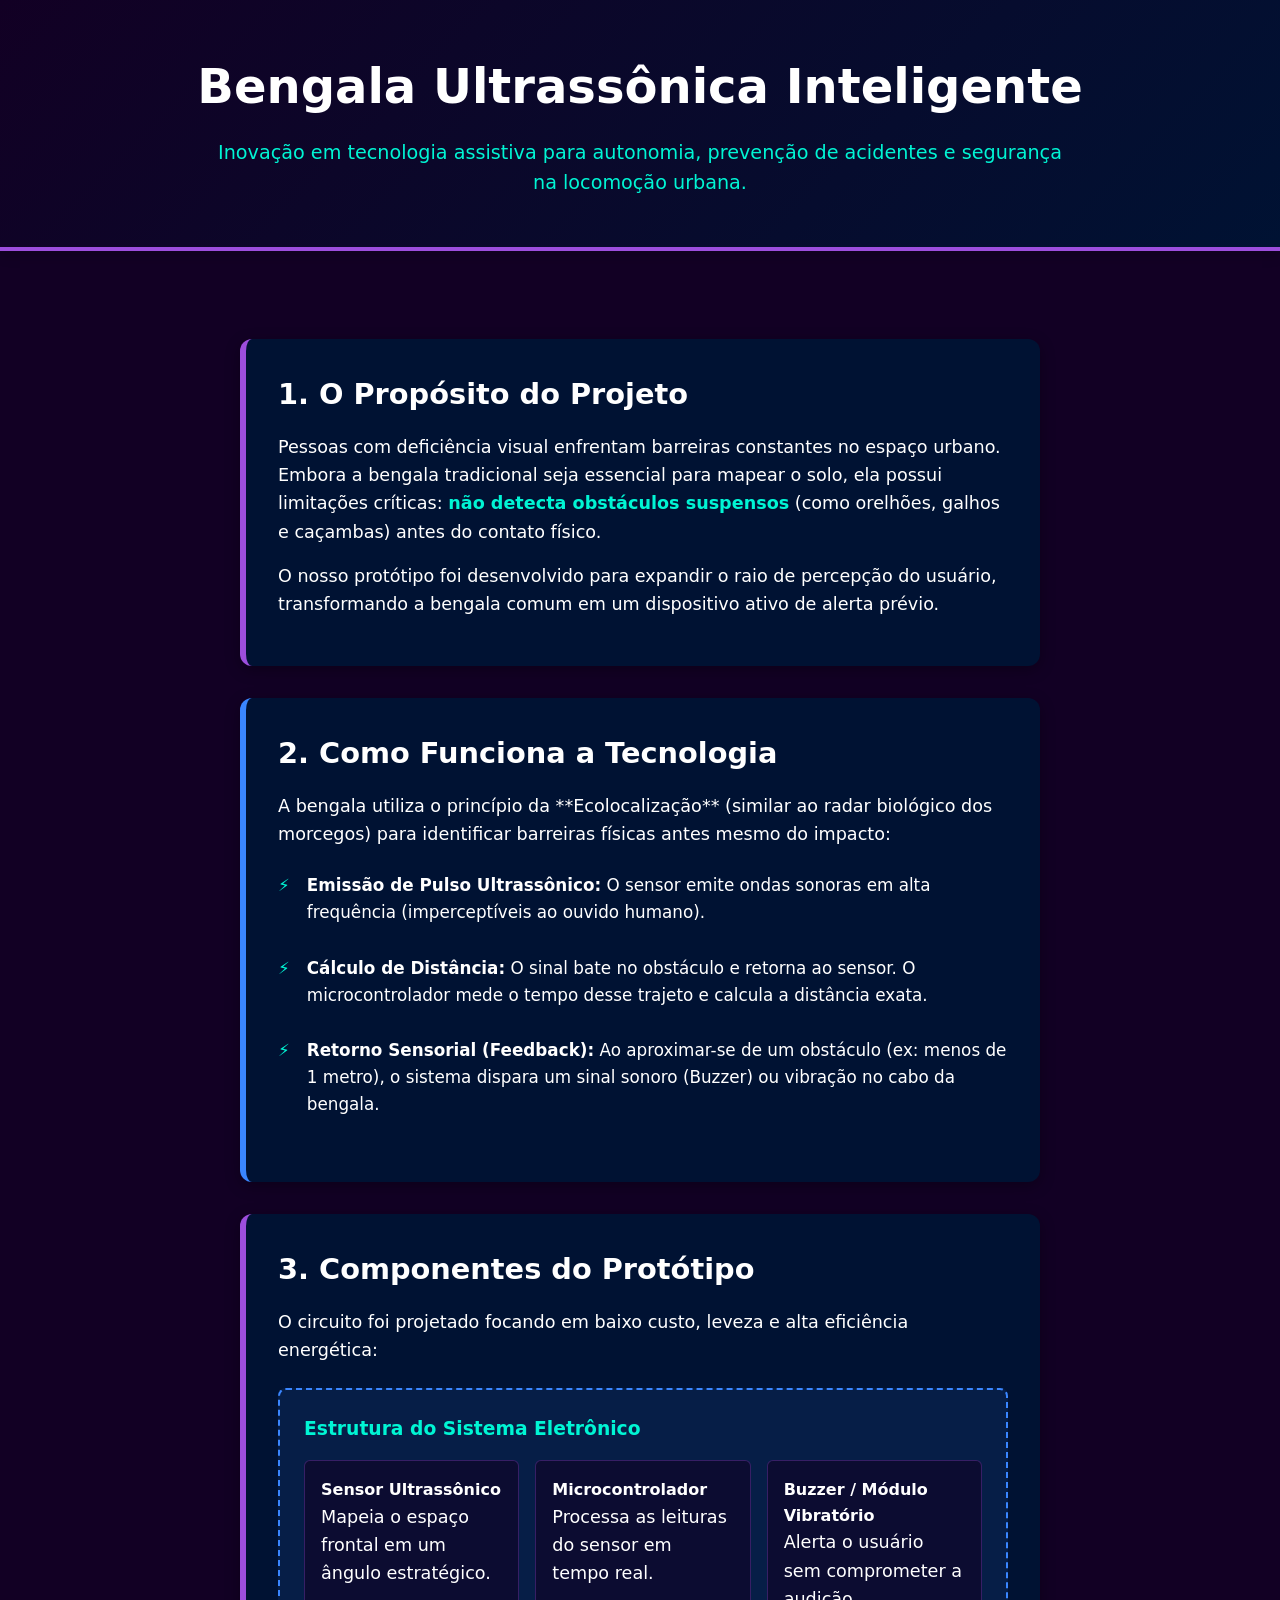
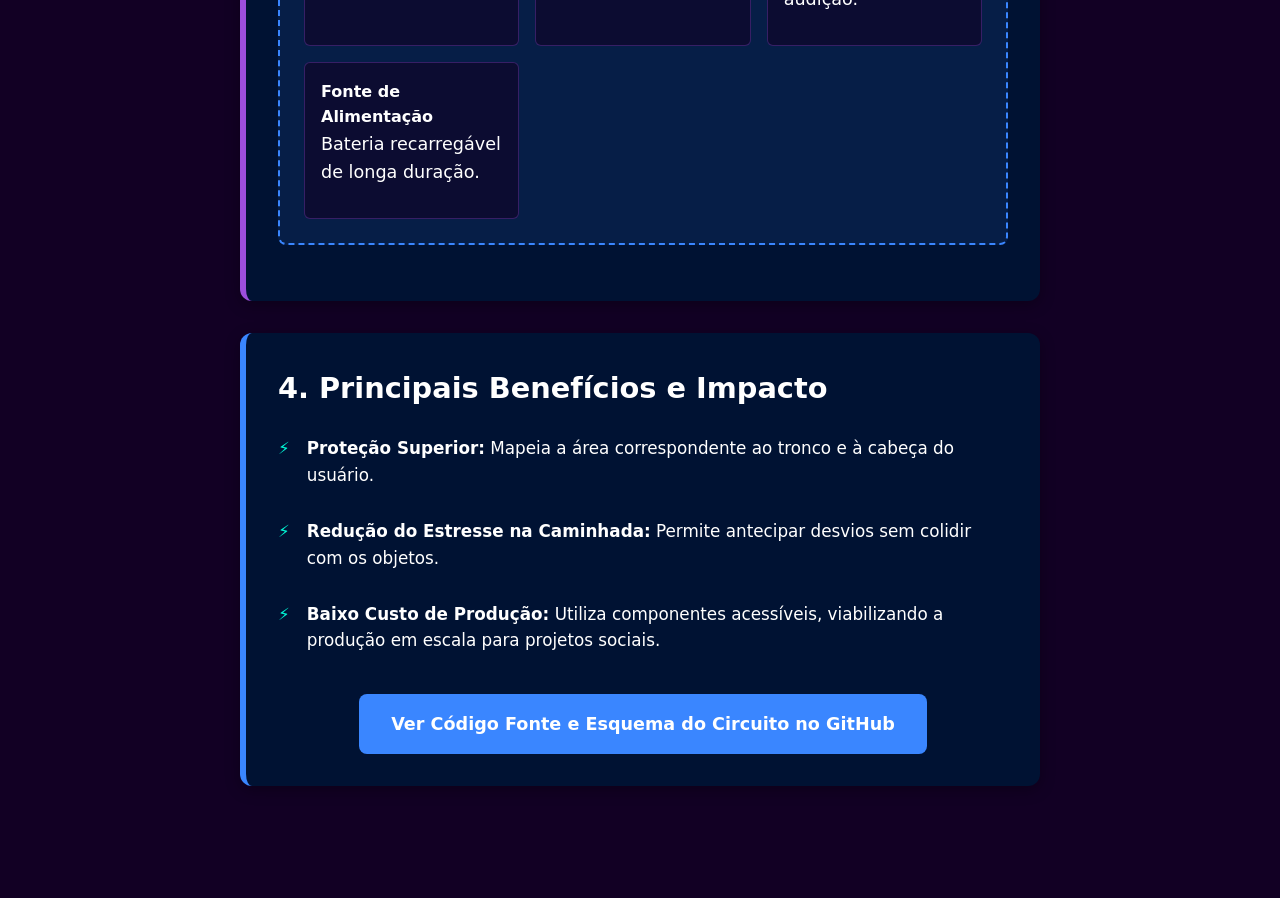
<file: index.html>
<!DOCTYPE html>
<html lang="pt-BR">
<head>
    <meta charset="UTF-8">
    <meta name="viewport" content="width=device-width, initial-scale=1.0">
    <meta name="description" content="Detalhamento do projeto da Bengala Ultrassônica Inteligente para inovação em acessibilidade e mobilidade urbana.">
    <title>Bengala Ultrassônica Inteligente | Projeto de Acessibilidade</title>
    <link rel="stylesheet" href="style.css">
</head>
<body>

    <a href="#conteudo-principal" class="skip-link">Ir para o conteúdo principal</a>

    <header>
        <h1>Bengala Ultrassônica Inteligente</h1>
        <p>Inovação em tecnologia assistiva para autonomia, prevenção de acidentes e segurança na locomoção urbana.</p>
    </header>

    <main class="main-container" id="conteudo-principal">

        <!-- Visão Geral -->
        <section class="card purple-border">
            <h2>1. O Propósito do Projeto</h2>
            <p>Pessoas com deficiência visual enfrentam barreiras constantes no espaço urbano. Embora a bengala tradicional seja essencial para mapear o solo, ela possui limitações críticas: <span class="highlight">não detecta obstáculos suspensos</span> (como orelhões, galhos e caçambas) antes do contato físico.</p>
            <p>O nosso protótipo foi desenvolvido para expandir o raio de percepção do usuário, transformando a bengala comum em um dispositivo ativo de alerta prévio.</p>
        </section>

        <!-- Funcionamento Técnico -->
        <section class="card">
            <h2>2. Como Funciona a Tecnologia</h2>
            <p>A bengala utiliza o princípio da **Ecolocalização** (similar ao radar biológico dos morcegos) para identificar barreiras físicas antes mesmo do impacto:</p>
            <ul>
                <li><strong>Emissão de Pulso Ultrassônico:</strong> O sensor emite ondas sonoras em alta frequência (imperceptíveis ao ouvido humano).</li>
                <li><strong>Cálculo de Distância:</strong> O sinal bate no obstáculo e retorna ao sensor. O microcontrolador mede o tempo desse trajeto e calcula a distância exata.</li>
                <li><strong>Retorno Sensorial (Feedback):</strong> Ao aproximar-se de um obstáculo (ex: menos de 1 metro), o sistema dispara um sinal sonoro (Buzzer) ou vibração no cabo da bengala.</li>
            </ul>
        </section>

        <!-- Arquitetura do Circuito -->
        <section class="card purple-border">
            <h2>3. Componentes do Protótipo</h2>
            <p>O circuito foi projetado focando em baixo custo, leveza e alta eficiência energética:</p>
            
            <div class="caixa-componentes">
                <h3>Estrutura do Sistema Eletrônico</h3>
                <div class="grid-componentes">
                    <div class="item-componente">
                        <strong>Sensor Ultrassônico</strong>
                        <p>Mapeia o espaço frontal em um ângulo estratégico.</p>
                    </div>
                    <div class="item-componente">
                        <strong>Microcontrolador</strong>
                        <p>Processa as leituras do sensor em tempo real.</p>
                    </div>
                    <div class="item-componente">
                        <strong>Buzzer / Módulo Vibratório</strong>
                        <p>Alerta o usuário sem comprometer a audição.</p>
                    </div>
                    <div class="item-componente">
                        <strong>Fonte de Alimentação</strong>
                        <p>Bateria recarregável de longa duração.</p>
                    </div>
                </div>
            </div>
        </section>

        <!-- Impacto Social -->
        <section class="card">
            <h2>4. Principais Benefícios e Impacto</h2>
            <ul>
                <li><strong>Proteção Superior:</strong> Mapeia a área correspondente ao tronco e à cabeça do usuário.</li>
                <li><strong>Redução do Estresse na Caminhada:</strong> Permite antecipar desvios sem colidir com os objetos.</li>
                <li><strong>Baixo Custo de Produção:</strong> Utiliza componentes acessíveis, viabilizando a produção em escala para projetos sociais.</li>
            </ul>

            <div class="area-botoes">
                <a href="https://www.tinkercad.com/things/8HfibT6SnAx-sensor-de-distancia/editel?returnTo=https%3A%2F%2Fwww.tinkercad.com%2Fdashboard" class="btn" target="_blank" rel="noopener noreferrer">Ver Código Fonte e Esquema do Circuito no GitHub</a>
            </div>
        </section>

    </main>

</body>
</html>
</file>
<file: style.css>
:root {
    --fundo-pagina: #120024;
    --texto: #ffffff;
    --azul-escuro: #001233;
    --azul-principal: #3a86ff;
    --azul-destaque: #9d4edd;
    --azul-suave: #002255;
    --focus-border: #00f5d4;
    --card-bg: #001233;
}

/* Reset básico e tipografia global */
* {
    margin: 0;
    padding: 0;
    box-sizing: border-box;
    font-family: system-ui, -apple-system, BlinkMacSystemFont, 'Segoe UI', Roboto, Helvetica, Arial, sans-serif;
}

body {
    background-color: var(--fundo-pagina);
    color: var(--texto);
    line-height: 1.6;
    transition: background-color 0.3s ease, color 0.3s ease;
}

/* ==========================================================================
   2. CABEÇALHO (HEADER) E TÍTULOS
   ========================================================================== */
header {
    background: linear-gradient(135deg, var(--azul-escuro), var(--azul-principal));
    color: #ffffff;
    padding: 3rem 2rem;
    text-align: center;
    border-bottom: 5px solid var(--azul-destaque);
    box-shadow: 0 4px 12px rgba(0, 0, 0, 0.2);
}

header h1, h1 {
    font-size: clamp(2rem, 4vw, 2.8rem);
    margin-bottom: 0.5rem;
    font-weight: 700;
}

/* ==========================================================================
   3. CARTÕES (CARDS) E CAIXAS DE DESTAQUE
   ========================================================================== */
.card {
    background: var(--card-bg);
    border-radius: 12px;
    padding: 1.5rem;
    margin: 1.5rem auto;
    max-width: 800px;
    border-left: 6px solid var(--azul-principal);
    box-shadow: 0 4px 8px rgba(0, 0, 0, 0.15);
    transition: transform 0.3s ease, box-shadow 0.3s ease;
}

/* Efeito Hover nos Cartões */
.card:hover {
    transform: translateY(-5px);
    box-shadow: 0 8px 20px rgba(58, 134, 255, 0.25);
}

/* Caixa de Destaque para Circuitos/Código */
.caixa-circuito {
    background-color: var(--azul-suave);
    border: 2px dashed var(--azul-principal);
    border-radius: 8px;
    padding: 1rem;
    margin-top: 1rem;
}
ul {
    list-style: none;
    margin-top: 0.5rem;
}

ul li {
    padding: 0.5rem 0;
    position: relative;
    padding-left: 1.8rem;
}

ul li::before {
    content: "⚡";
    position: absolute;
    left: 0;
}

button, .btn-acao {
    display: inline-block;
    background-color: var(--azul-principal);
    color: #ffffff;
    padding: 0.8rem 1.5rem;
    border: none;
    border-radius: 25px;
    text-decoration: none;
    font-weight: bold;
    cursor: pointer;
    transition: background-color 0.3s ease, transform 0.2s ease, box-shadow 0.3s ease;
}

button:hover, .btn-acao:hover {
    background-color: var(--azul-destaque);
    color: #ffffff;
    box-shadow: 0 0 12px var(--azul-destaque);
    transform: translateY(-2px);
}

button:focus, a:focus, .btn-acao:focus {
    outline: 3px solid var(--focus-border);
    outline-offset: 3px;
}

.painel-acessibilidade {
    position: fixed;
    top: 10px;
    right: 10px;
    z-index: 1000;
    display: flex;
    gap: 8px;
}

.painel-acessibilidade button {
    background-color: var(--azul-principal);
    color: #ffffff;
    border: none;
    padding: 8px 14px;
    border-radius: 6px;
    cursor: pointer;
    font-weight: bold;
    box-shadow: 0 2px 5px rgba(0,0,0,0.3);
}

.painel-acessibilidade button:hover {
    background-color: var(--azul-destaque);
}

body.alto-contraste,
body.high-contrast {
    background-color: #000000 !important;
    color: #ffff00 !important;
}

body.alto-contraste *,
body.high-contrast * {
    background-color: #000000 !important;
    color: #ffff00 !important;
    border-color: #ffff00 !important;
    box-shadow: none !important;
}

body.alto-contraste a,
body.high-contrast a,
body.alto-contraste button,
body.high-contrast button,
body.alto-contraste .btn-acao,
body.high-contrast .btn-acao {
    background-color: #ffff00 !important;
    color: #000000 !important;
    border: 2px solid #ffffff !important;
    font-weight: bold !important;
}

@media (max-width: 600px) {
    header {
        padding: 2rem 1rem;
    }

    .card {
        margin: 1rem;
        padding: 1rem;
    }

    .painel-acessibilidade {
        top: 5px;
        right: 5px;
    }
}
:root {
    --bg-dark-purple: #120024;
    --bg-card: #001233;
    --text-light: #ffffff;
    --accent-purple: #9d4edd;
    --accent-blue: #3a86ff;
    --accent-cyan: #00f5d4;
    --border-dashed: #3a86ff;
}

* {
    box-sizing: border-box;
    margin: 0;
    padding: 0;
}

body {
    font-family: system-ui, -apple-system, BlinkMacSystemFont, 'Segoe UI', Roboto, Helvetica, Arial, sans-serif;
    line-height: 1.6;
    color: var(--text-light);
    background-color: var(--bg-dark-purple);
    padding-bottom: 3rem;
}

.skip-link {
    position: absolute;
    top: -50px;
    left: 10px;
    background: var(--accent-blue);
    color: var(--text-light);
    padding: 10px 16px;
    border-radius: 0 0 4px 4px;
    z-index: 100;
    font-weight: bold;
    text-decoration: none;
    transition: top 0.2s ease-in-out;
}

.skip-link:focus {
    top: 0;
    outline: 3px solid var(--accent-cyan);
}

.main-container {
    max-width: 900px;
    margin: 0 auto;
    padding: 2rem 1.5rem;
}

header {
    text-align: center;
    padding: 3rem 1.5rem;
    background: linear-gradient(135deg, #120024, #001233);
    border-bottom: 4px solid var(--accent-purple);
    margin-bottom: 2rem;
}

header h1 {
    font-size: clamp(2rem, 5vw, 3rem);
    color: var(--text-light);
    margin-bottom: 0.8rem;
}

header p {
    font-size: 1.2rem;
    color: var(--accent-cyan);
    max-width: 70ch;
    margin: 0 auto;
}

.card {
    background-color: var(--bg-card);
    border-radius: 12px;
    padding: 2rem;
    margin-bottom: 2rem;
    border-left: 6px solid var(--accent-blue);
    box-shadow: 0 4px 15px rgba(0, 0, 0, 0.3);
}

.card.purple-border {
    border-left-color: var(--accent-purple);
}

h2 {
    font-size: 1.8rem;
    margin-bottom: 1rem;
    color: var(--text-light);
    display: flex;
    align-items: center;
    gap: 10px;
}

p {
    font-size: 1.1rem;
    margin-bottom: 1rem;
}

ul {
    list-style: none;
    margin-bottom: 1.5rem;
}

li {
    font-size: 1.05rem;
    margin-bottom: 0.8rem;
    padding-left: 1.8rem;
    position: relative;
}

li::before {
    content: "⚡";
    position: absolute;
    left: 0;
    color: var(--accent-cyan);
}

.caixa-componentes {
    background-color: rgba(58, 134, 255, 0.1);
    border: 2px dashed var(--border-dashed);
    border-radius: 8px;
    padding: 1.5rem;
    margin: 1.5rem 0;
}

.caixa-componentes h3 {
    color: var(--accent-cyan);
    margin-bottom: 0.8rem;
}

.grid-componentes {
    display: grid;
    grid-template-columns: repeat(auto-fit, minmax(200px, 1fr));
    gap: 1rem;
    margin-top: 1rem;
}

.item-componente {
    background-color: rgba(18, 0, 36, 0.6);
    padding: 1rem;
    border-radius: 6px;
    border: 1px solid rgba(157, 78, 221, 0.3);
}

.highlight {
    color: var(--accent-cyan);
    font-weight: bold;
}

.area-botoes {
    text-align: center;
    margin-top: 2rem;
}

.btn {
    display: inline-block;
    background-color: var(--accent-blue);
    color: var(--text-light);
    padding: 1rem 2rem;
    text-decoration: none;
    border-radius: 8px;
    font-weight: bold;
    font-size: 1.1rem;
    transition: transform 0.2s, background-color 0.2s;
}

.btn:hover {
    background-color: var(--accent-purple);
    transform: translateY(-2px);
}

.btn:focus, a:focus {
    outline: 3px solid var(--accent-cyan);
    outline-offset: 3px;
}
</file>
